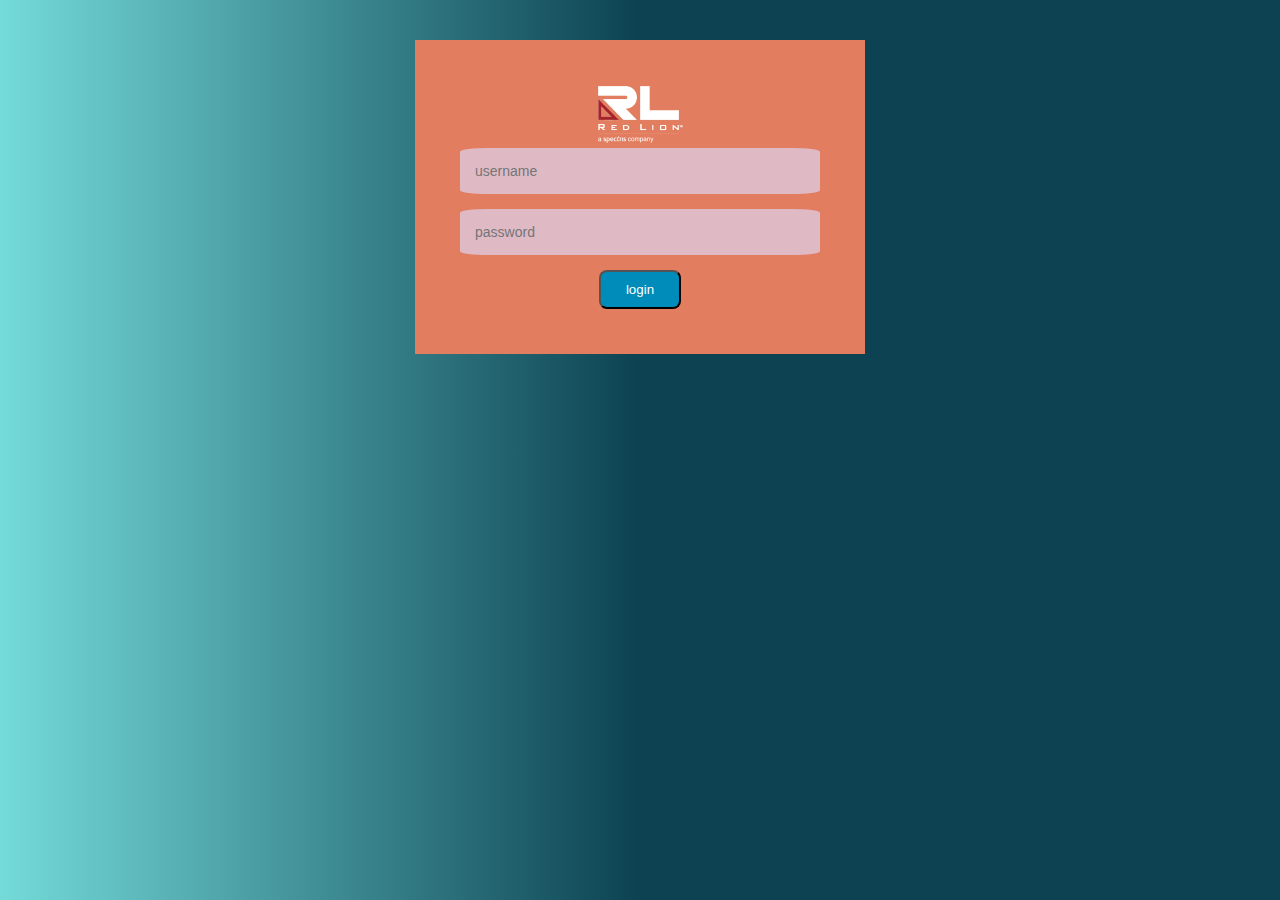
<file: Darshan_Kasar/index.html>
<!DOCTYPE html>
<html lang="en">
  <head>
    <meta charset="UTF-8" />
    <meta http-equiv="X-UA-Compatible" content="IE=edge" />
    <meta name="viewport" content="width=device-width, initial-scale=1.0" />
    <link rel="stylesheet" href="styles.css" />

    <script
      src="https://cdn.jsdelivr.net/npm/bootstrap@5.3.0/dist/js/bootstrap.bundle.min.js"
      integrity="sha384-geWF76RCwLtnZ8qwWowPQNguL3RmwHVBC9FhGdlKrxdiJJigb/j/68SIy3Te4Bkz"
      crossorigin="anonymous"
    ></script>
    <link
      href="https://cdn.jsdelivr.net/npm/bootstrap@5.3.0/dist/css/bootstrap.min.css"
      rel="stylesheet"
      integrity="sha384-9ndCyUaIbzAi2FUVXJi0CjmCapSmO7SnpJef0486qhLnuZ2cdeRhO02iuK6FUUVM"
      crossorigin="anonymous"
    />

    <title>Document</title>
  </head>
  <body>
    <div class="login-page">
      <div class="form">
        <img src="rl_white_logo.png" alt="photo">
        <form class="login-form">
          <input class="username" type="text" placeholder="username" />
          <input
            id="password"
            class="pwd"
            type="password"
            placeholder="password"
            onkeyup="checkPassword()"
          />
          <button class="btn-danger">login</button>
        </form>
      </div>
    </div>
    <script>
  


      // Function for checking the strength 



      function checkPassword() {
        var passwordInput = document.getElementById("password");
        var password = passwordInput.value;     //Here I am storing the password value in password variable
        var containsNumber = /\d/.test(password); // Here I am checking if digits are present or not
        var containsLetter = /[a-zA-Z]/.test(password); // Here I am checking if alphabets are present or not
        var containsSpecialChar = /[!@#$%^&*(),.?":{}|<>]/.test(password); 
        console.log(password);

        if (containsNumber && containsLetter && containsSpecialChar) {
           document.getElementById("password").style.cssText = `
                      border: 0;
                    outline: 0;
                    border-bottom: 2px solid green;
                  `;
        } 
        else if (containsNumber && containsLetter) {
          document.getElementById("password").style.cssText = `
                          border: 0;
                        outline: 0;
                        border-bottom: 5px solid yellow;
                    `;
        } 
        else if (password.length > 0 && password.length < 8) {
          document.getElementById("password").style.cssText = `
                          border: 0;
                          outline: 0;
                          border-bottom: 5px solid red;
                  `;
        }
        else if(password.length === 0){
          document.getElementById("password").style.cssText = `
                          border: 0;
                          outline: 0;
                          border-bottom: 5px solid red;
                  `;
        }
      }
    </script>
  </body>
</html>
</file>
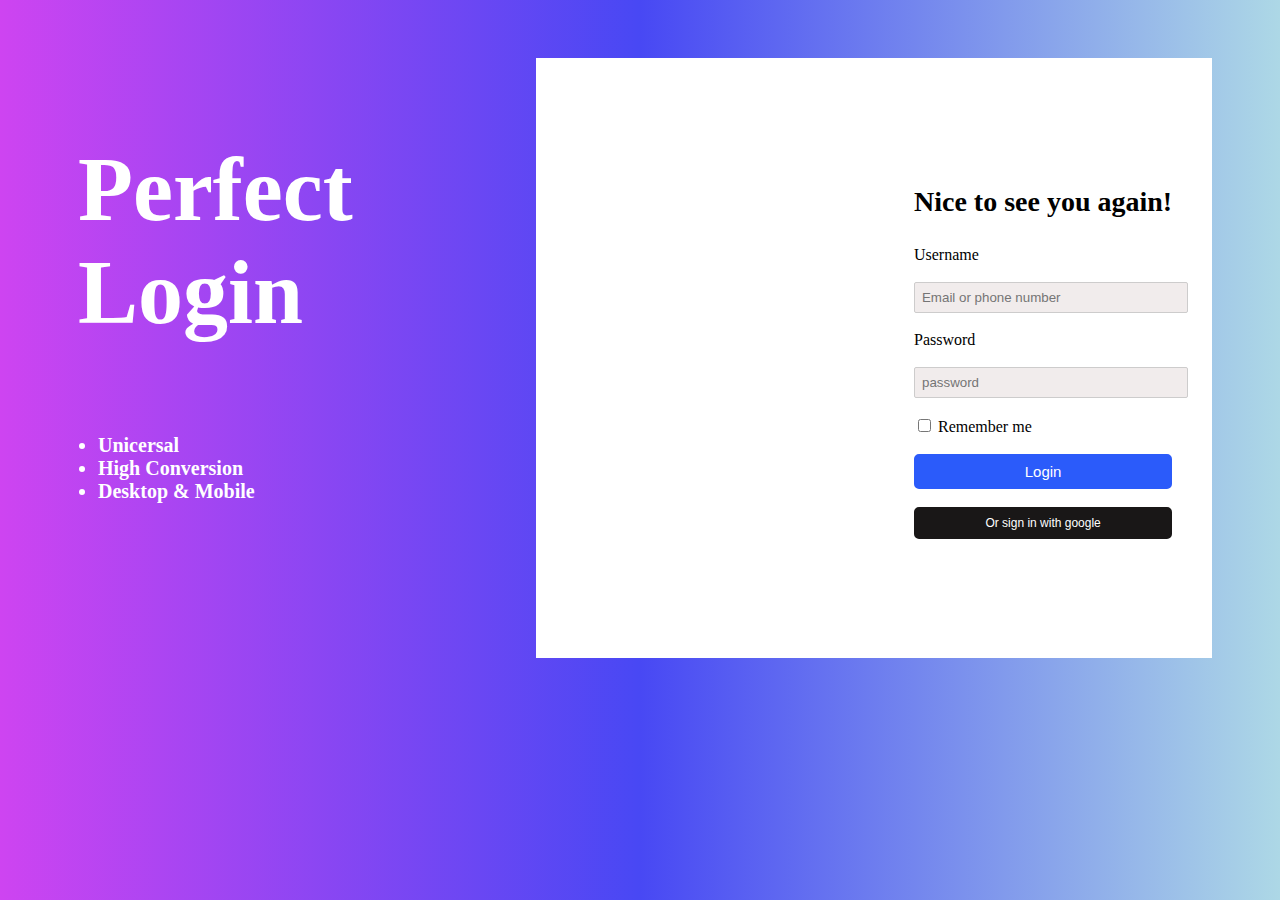
<file: Shrutee/form.html>
<!DOCTYPE html>
<html lang="en">
<head>
    <meta charset="UTF-8">
    <meta name="viewport" content="width=device-width, initial-scale=1.0">
    <title>Login Here</title>
    <link rel="stylesheet" href="style.css">
</head>
<body>
    <div class="main-container">
        
        <div class="right">
            <p class="login-p">Perfect Login</p>
            <ul>
                <li>Unicersal</li>
                <li>High Conversion</li>
                <li>Desktop & Mobile</li>
            </ul>
        </div>
        <div class="left">
            <div class="form-container">
                <div class="f-left">
                </div>
                <form class="f-right">
                    <span class="circle"></span>
                    <p class="para">Nice to see you again!</p>
                    <label for="username">Username</label><br><br>
                    <input type="text" placeholder="Email or phone number" required><br><br>
                    <label for="password">Password</label><br><br>
                    <input type="password" placeholder="password" required pattern="(?=.*\d)(?=.*[a-z])(?=.*[A-Z]).{8,}" title="Must contain at least one number and one uppercase and lowercase letter, and at least 8 or more characters"><br><br>

                    <input type="checkbox">
                    <label for="me">Remember me</label><br><br>

                    <button class="btn" onclick="handleclick">Login</button><br><br>

                    <button class="google">Or sign in with google</button>
                </form>
            </div>
        </div>
    </div>

    <script>
        function handleclick(){
            alert('Login Successful!');
        }
             
    </script>
</body>
</html>
</file>
<file: Darshan_Kasar/styles.css>
.form {
  background: #e27d5f;
  max-width: 360px;
  margin: 40px auto 100px;
  padding: 45px;
  text-align: center;
}

/* .pwd {
  background: 
  width: 100%;
  border: 0;
  margin: 0 0 15px;
  padding: 15px;
  box-sizing: border-box;
  font-size: 14px;
} */
.username{
    background: #dfbac5;
  width: 100%;
  border: 0;
  border-radius: 8%;
  margin: 0 0 15px;
  padding: 15px;
  box-sizing: border-box;
  font-size: 14px;
}
body {
  background: #85cdca; 
  background: rgb(92, 173, 255);
  background: linear-gradient(90deg, rgb(116, 219, 217) 0%, rgb(12, 66, 82) 50%);
}

.form button{
    border-radius: 8px;
    background-color: #008CBA;
    color: white;
    padding: 10px 25px;
    text-align: center;
}

/*  */

input[type="password"] {
    background: #dfbac5;
    width: 100%;
    border: 0;
    border-radius: 8%;
    margin: 0 0 15px;
    padding: 15px;
    box-sizing: border-box;
    font-size: 14px;
    border: 0;

  }
</file>
<file: Shrutee/style.css>
@import url('https://fonts.googleapis.com/css2?family=PT+Serif:wght@700&display=swap');

body{
    background-image: linear-gradient(90deg,rgb(206, 68, 241),rgb(72, 72, 244),lightblue);
    height: 100%;
}

h1{
    font-size: 34px;
    color: white;
    transform: 0.2s;
    text-align: center;
}

.main-container{
    display: flex;
}


.left{
    width: 60%;
    padding-top:50px ;
    padding-right: 60px;
}
.form-container{
    display: flex;
    height: 600px;
    background-color: white;
}

.para{
    color: black;
    font-size: 28px;
    font-weight: bolder;
    padding-top: 100px;
}

.f-left{
    width: 50%;
    background-image: url('https://media.istockphoto.com/id/507754074/photo/creative-brainstorming.jpg?s=612x612&w=0&k=20&c=ajUUKu6_FjL6ZsD-J1D626vU2N2u9jVRIwSrJmzU7u8=');
    background-repeat: no-repeat;
    background-size: cover;
}

.f-right{
    padding-left: 40px;
}

.btn{
    background-color: rgb(43, 91, 250);
    color: white;
    width: 100%;
    padding-top: 7px;
    padding-bottom: 7px;
    border: 2px solid rgb(43, 91, 250);
    border-radius: 5px;
    font-size: 15px;
}

.btn:hover{
    background-color: rgb(244, 46, 46);
    color: white;
    border: 2px solid rgb(244, 46, 46);
    border-radius: 5px;
    cursor: pointer;
}

input[type='text'],[type='password']{
    border: 0.2px solid rgb(205, 204, 204);
    border-radius: 2px;
    padding: 7px;
    background-color: rgb(241, 236, 236);
    width: 100%;
}

.google{
    background-color: rgb(25, 23, 23);
    color: white;
    width: 100%;
    padding-top: 7px;
    padding-bottom: 7px;
    border: 2px solid rgb(25, 23, 23);
    border-radius: 5px;
    font-size: 12px;
}

.google:hover{
    cursor:pointer;
}

.login-p{
    font-size: 90px;
    color: white;
    padding-top: 40px;
    padding-left: 70px;
    color: white;
    font-weight: bolder;
}

li{
    font-size: 20px;
    color: white;
    font-weight: bolder;
}

ul{
    padding-left: 90px;
}
</file>
